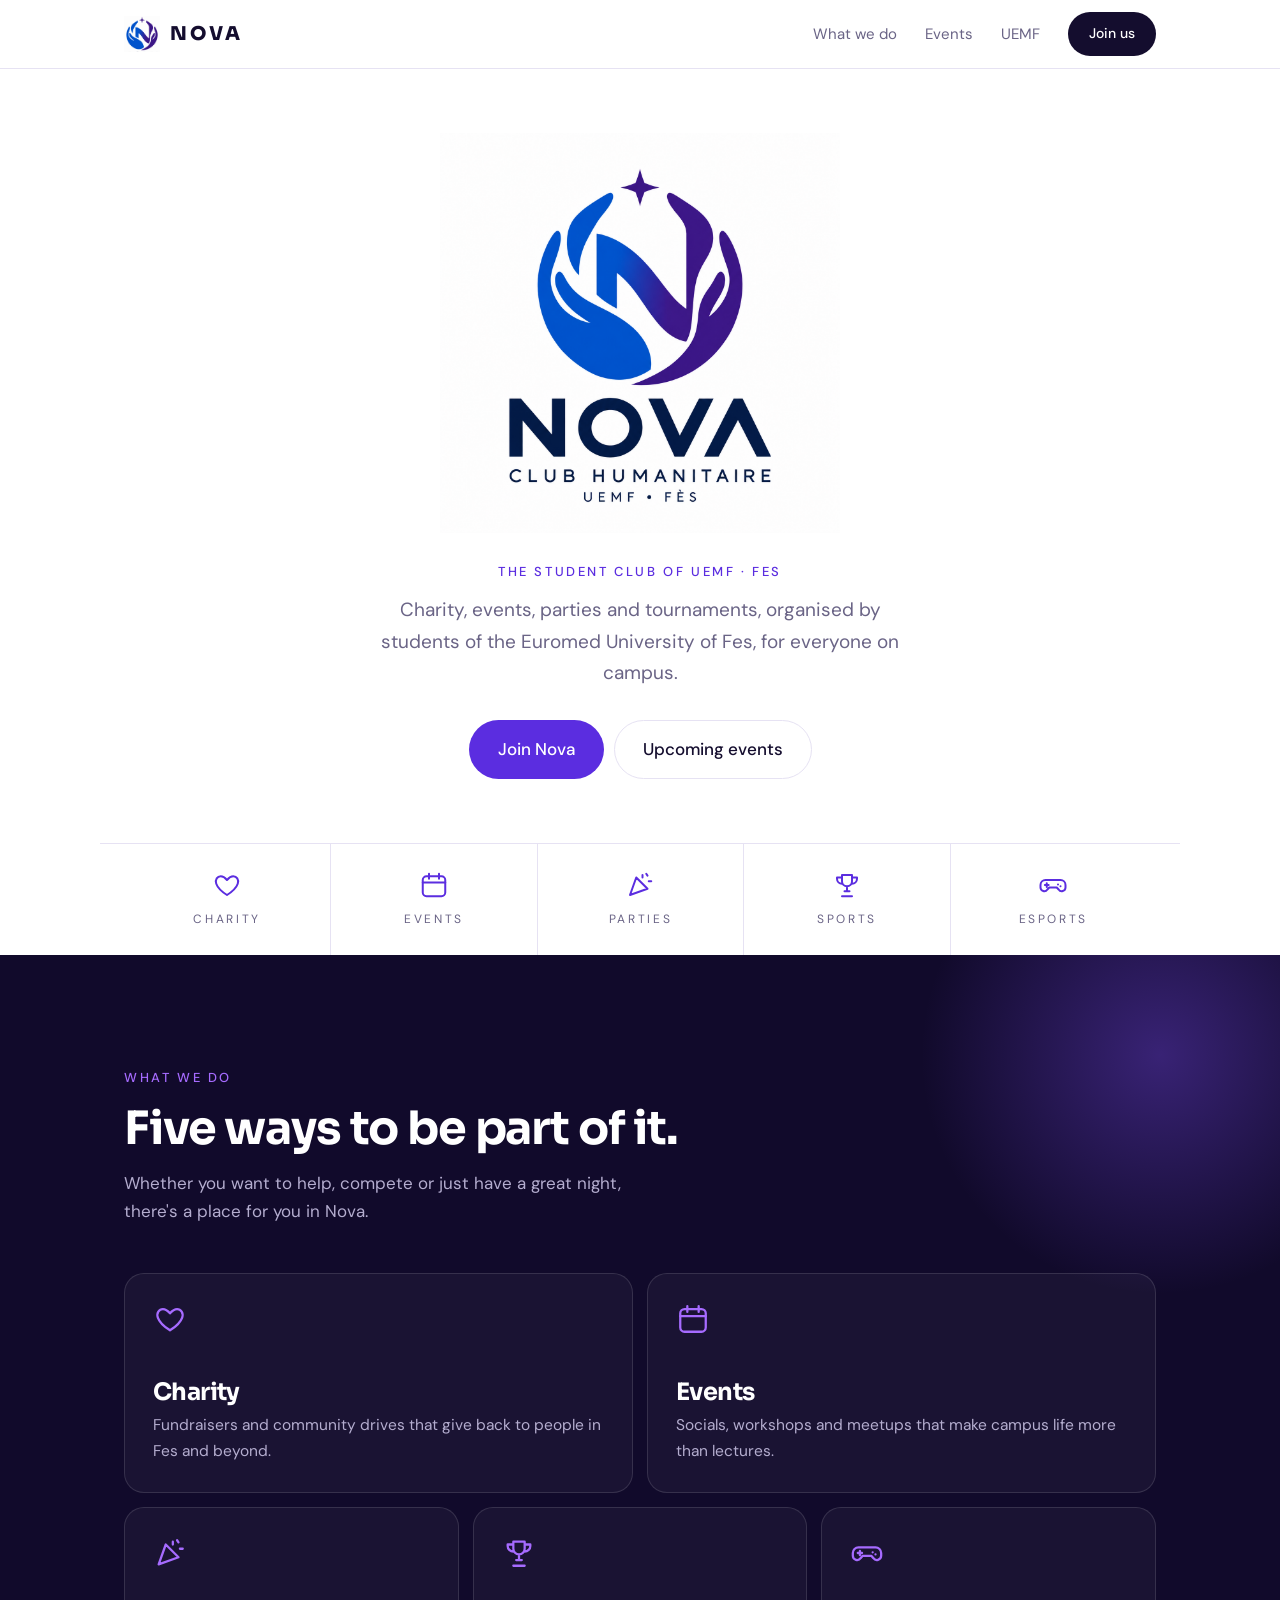
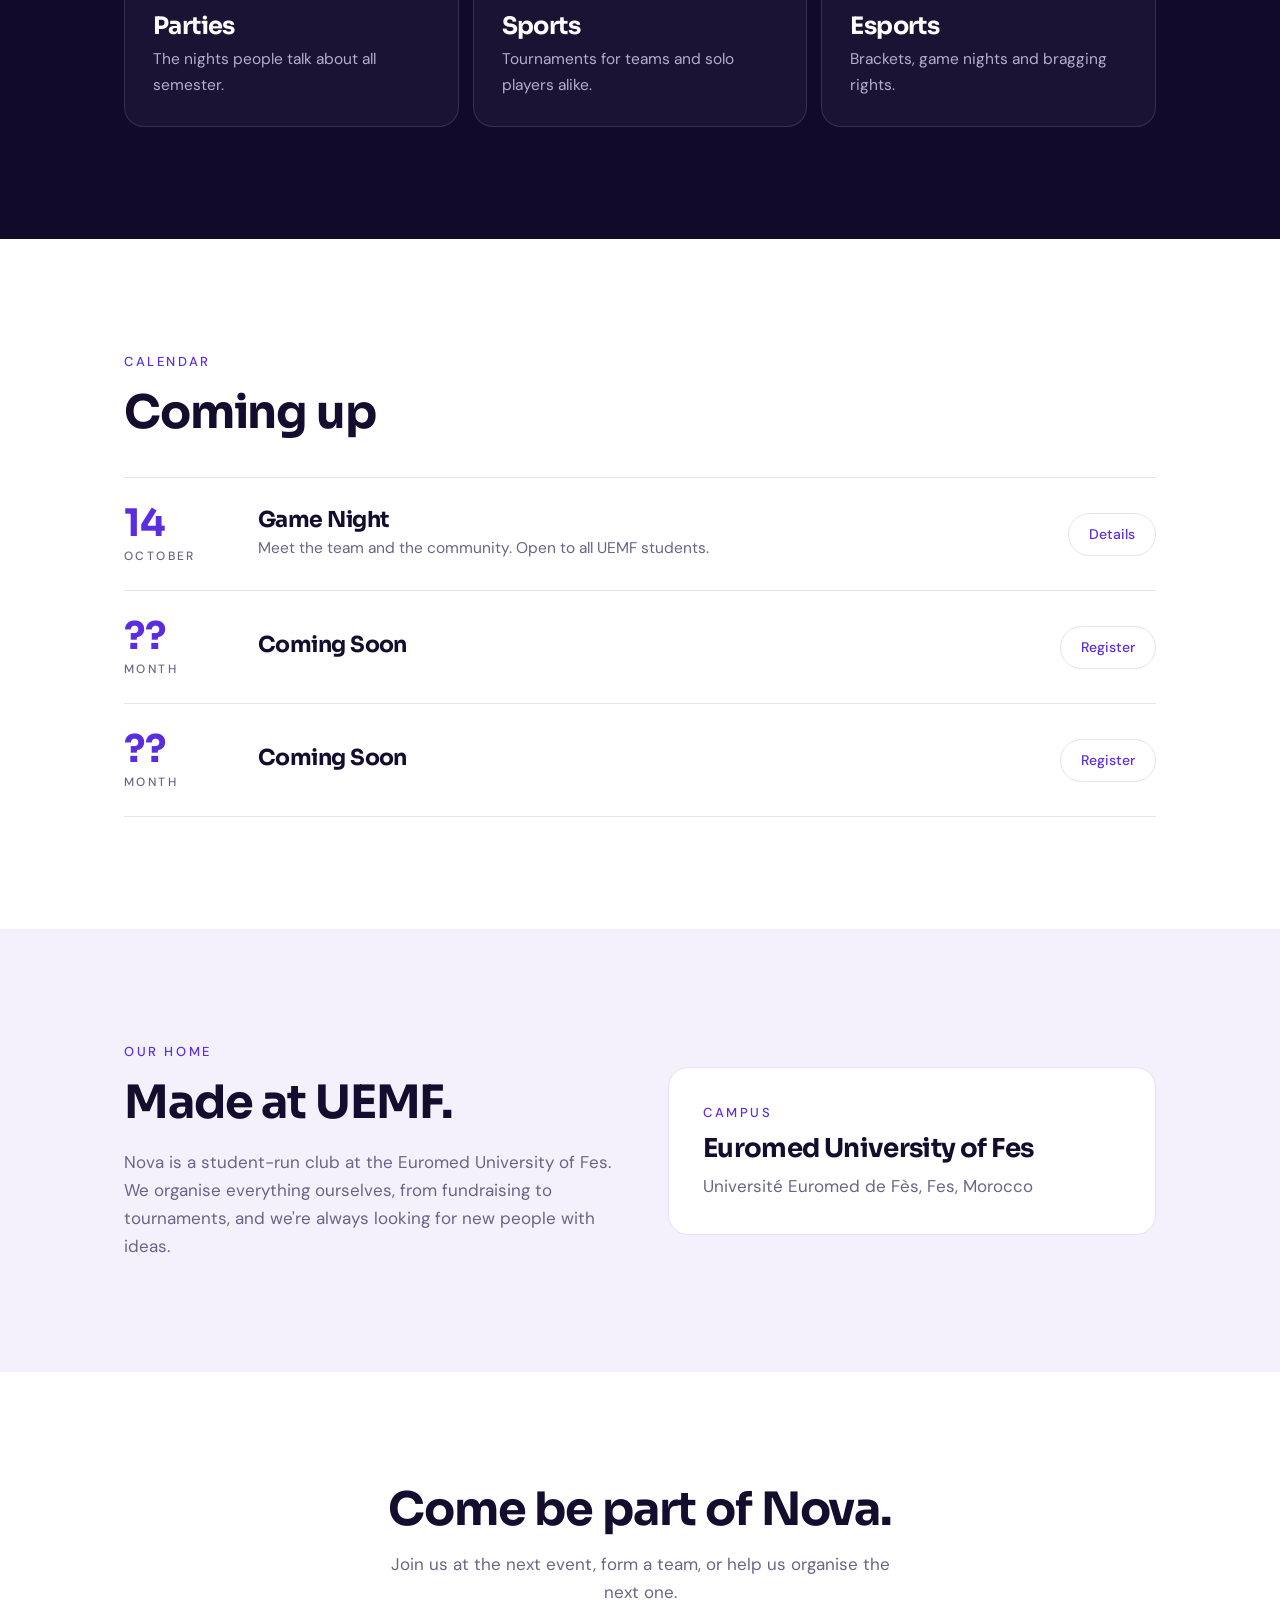
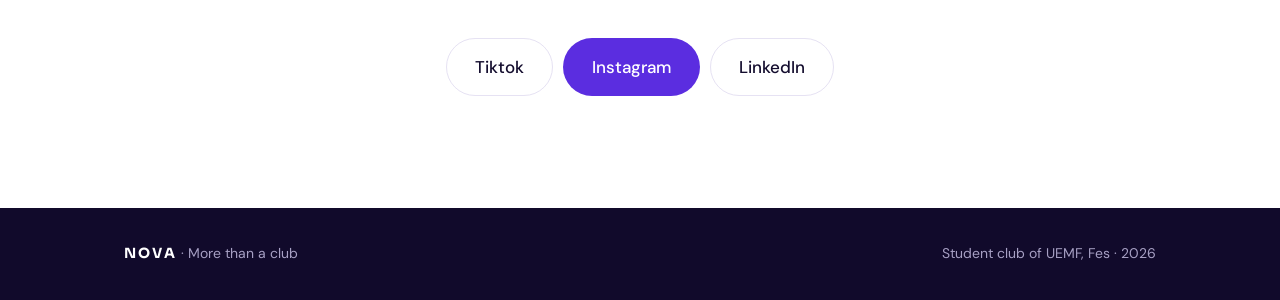
<file: index.html>
<!DOCTYPE html>
<html lang="en">
<head>
  <meta charset="utf-8">
  <meta name="viewport" content="width=device-width, initial-scale=1, viewport-fit=cover">
  <title>Nova Club | UEMF</title>
  <meta name="description" content="Nova is the student club of the Euromed University of Fes: charity, events, parties, sports and esports.">
  <link rel="icon" href="assets/mark.png">
  <link rel="preconnect" href="https://fonts.googleapis.com">
  <link rel="preconnect" href="https://fonts.gstatic.com" crossorigin>
  <link rel="stylesheet" href="https://fonts.googleapis.com/css2?family=Sora:wght@400;600;700;800&family=DM+Sans:wght@400;500&display=swap">
  <link rel="stylesheet" href="styles.css">
  <script src="main.js" defer></script>
</head>
<body>

  <!-- Icon sprite: define once, reuse with <use href="#i-name"> -->
  <svg width="0" height="0" style="position:absolute" aria-hidden="true">
    <symbol id="i-heart" viewBox="0 0 24 24"><path d="M12 20s-7-4.4-8.6-9C2.300 7.600 4.300 5 7 5c2 0 3.400 1.100 5 3 1.600-1.900 3-3 5-3 2.700 0 4.700 2.600 3.600 6-1.600 4.600-8.600 9-8.600 9z"/></symbol>
    <symbol id="i-calendar" viewBox="0 0 24 24"><rect x="3" y="5" width="18" height="16" rx="3"/><path d="M8 3v4M16 3v4M3 10h18"/></symbol>
    <symbol id="i-party" viewBox="0 0 24 24"><path d="M4 20l5-14 9 9-14 5zM14 4v2M19 9h2M17 3l1 1.500"/></symbol>
    <symbol id="i-trophy" viewBox="0 0 24 24"><path d="M8 4h8v5a4 4 0 01-8 0V4zM8 6H4v1a4 4 0 004 4M16 6h4v1a4 4 0 01-4 4M12 13v4M8 21h8M10 17h4"/></symbol>
    <symbol id="i-gamepad" viewBox="0 0 24 24"><path d="M6 8h12a4 4 0 014 4v2a3 3 0 01-5.500 1.600L15 14H9l-1.500 1.600A3 3 0 012 14v-2a4 4 0 014-4zM7 10.500v3M5.500 12h3M16 11.500h.01M18 13h.01"/></symbol>
  </svg>

  <!-- ============ Header ============ -->
  <header class="site-header" id="top">
    <div class="container site-header__bar">
      <a class="brand" href="#top">
        <img src="assets/mark.png" alt="" width="36" height="36">
        <span>NOVA</span>
      </a>

      <button class="nav-toggle" aria-label="Toggle menu" aria-expanded="false" aria-controls="nav">
        <span></span><span></span>
      </button>

      <nav class="nav" id="nav" aria-label="Main">
        <a href="#about">What we do</a>
        <a href="#events">Events</a>
        <a href="#uemf">UEMF</a>
        <a href="https://docs.google.com/forms/d/e/1FAIpQLSeIHyVByCxDXicHnohTwjNHN1aoh_Ox1OZVGu7MqmrxwDrtwA/viewform?usp=dialog" target="_blank" class="btn btn--dark btn--sm">Join us</a>
      </nav>
    </div>
  </header>

  <main>

    <!-- ============ Hero ============ -->
    <section class="hero">
      <div class="container hero__inner">
        <img class="hero__logo" src="assets/nova.png" alt="Nova logo" width="420" height="374">
        <p class="eyebrow">The student club of UEMF · Fes</p>
        <p class="hero__text">
          Charity, events, parties and tournaments, organised by students of the
          Euromed University of Fes, for everyone on campus.
        </p>
        <div class="hero__actions">
          <a class="btn btn--primary" href="https://docs.google.com/forms/d/e/1FAIpQLSeIHyVByCxDXicHnohTwjNHN1aoh_Ox1OZVGu7MqmrxwDrtwA/viewform?usp=dialog" target="_blank">Join Nova</a>
          <a class="btn btn--ghost" href="#events">Upcoming events</a>
        </div>
      </div>

      <ul class="container pillars" aria-label="What Nova does">
        <li><svg class="icon"><use href="#i-heart"/></svg>Charity</li>
        <li><svg class="icon"><use href="#i-calendar"/></svg>Events</li>
        <li><svg class="icon"><use href="#i-party"/></svg>Parties</li>
        <li><svg class="icon"><use href="#i-trophy"/></svg>Sports</li>
        <li><svg class="icon"><use href="#i-gamepad"/></svg>Esports</li>
      </ul>
    </section>

    <!-- ============ What we do ============ -->
    <section class="section section--dark" id="about">
      <div class="container">
        <p class="eyebrow eyebrow--glow">What we do</p>
        <h2>Five ways to be part of it.</h2>
        <p class="section__intro">
          Whether you want to help, compete or just have a great night, there's a place for you in Nova.
        </p>

        <div class="cards">
          <article class="card card--wide">
            <svg class="icon icon--lg"><use href="#i-heart"/></svg>
            <h3>Charity</h3>
            <p>Fundraisers and community drives that give back to people in Fes and beyond.</p>
          </article>
          <article class="card card--wide">
            <svg class="icon icon--lg"><use href="#i-calendar"/></svg>
            <h3>Events</h3>
            <p>Socials, workshops and meetups that make campus life more than lectures.</p>
          </article>
          <article class="card">
            <svg class="icon icon--lg"><use href="#i-party"/></svg>
            <h3>Parties</h3>
            <p>The nights people talk about all semester.</p>
          </article>
          <article class="card">
            <svg class="icon icon--lg"><use href="#i-trophy"/></svg>
            <h3>Sports</h3>
            <p>Tournaments for teams and solo players alike.</p>
          </article>
          <article class="card">
            <svg class="icon icon--lg"><use href="#i-gamepad"/></svg>
            <h3>Esports</h3>
            <p>Brackets, game nights and bragging rights.</p>
          </article>
        </div>
      </div>
    </section>

    <!-- ============ Events ============ -->
    <section class="section" id="events">
      <div class="container">
        <header class="section__head">
          <div>
            <p class="eyebrow">Calendar</p>
            <h2>Coming up</h2>
          </div>
        </header>

        <ul class="events">
          <li class="event">
            <div class="event__date">14<small>October</small></div>
            <div class="event__body"><h3>Game Night</h3><p>Meet the team and the community. Open to all UEMF students.</p></div>
            <a class="btn btn--outline btn--sm" href="https://www.instagram.com/p/DeFoLfUsR4i/?vrfl=MW96MGd0aTNhdzM0OQ==" target="_blank">Details</a>
          </li>
          <li class="event">
            <div class="event__date">??<small>Month</small></div>
            <div class="event__body"><h3>Coming Soon</h3><p></p></div>
            <a class="btn btn--outline btn--sm" href="#events">Register</a>
          </li>
          <li class="event">
            <div class="event__date">??<small>Month</small></div>
            <div class="event__body"><h3>Coming Soon</h3><p></p></div>
            <a class="btn btn--outline btn--sm" href="#events">Register</a>
          </li>
        </ul>
      </div>
    </section>

    <!-- ============ UEMF ============ -->
    <section class="section section--soft" id="uemf">
      <div class="container split">
        <div>
          <p class="eyebrow">Our home</p>
          <h2>Made at UEMF.</h2>
          <p class="muted">
            Nova is a student-run club at the Euromed University of Fes. We organise
            everything ourselves, from fundraising to tournaments, and we're always
            looking for new people with ideas.
          </p>
        </div>
        <address class="location">
          <span class="eyebrow">Campus</span>
          <h3>Euromed University of Fes</h3>
          <p>Université Euromed de Fès, Fes, Morocco</p>
        </address>
      </div>
    </section>

    <!-- ============ Join ============ -->
    <section class="section section--center" id="join">
      <div class="container">
        <h2>Come be part of Nova.</h2>
        <p class="muted">Join us at the next event, form a team, or help us organise the next one.</p>
        <div class="hero__actions">
          <a class="btn btn--ghost" href="https://www.tiktok.com/@novaclubuemf" target="_blank">Tiktok</a>
          <a class="btn btn--primary" href="https://www.instagram.com/nova_club_uemf" target="_blank">Instagram</a>
          <a class="btn btn--ghost" href="https://www.linkedin.com/in/nova-club-uemf/" target="_blank">LinkedIn</a>
        </div>
      </div>
    </section>

  </main>

  <!-- ============ Footer ============ -->
  <footer class="site-footer">
    <div class="container site-footer__bar">
      <span><strong>NOVA</strong> · More than a club</span>
      <span>Student club of UEMF, Fes · <span id="year"></span></span>
    </div>
  </footer>

</body>
</html>
</file>
<file: styles.css>
/* =========================================================
   NOVA — styles
   1. Tokens   2. Base   3. Layout   4. Components
   5. Sections   6. Responsive
   ========================================================= */

/* 1. Tokens ------------------------------------------------ */
:root {
  --ink: #140d2e;
  --muted: #6a6486;
  --line: #e6e2f3;
  --accent: #5b2de0;
  --glow: #a66bff;
  --soft: #f4f1fc;
  --night: #110a2b;
  --night-text: #b4adcf;

  --font-head: "Sora", system-ui, sans-serif;
  --font-body: "DM Sans", system-ui, sans-serif;

  --radius: 20px;
  --section-space: clamp(64px, 10vw, 112px);
  --header-h: 68px;
}

/* 2. Base -------------------------------------------------- */
*, *::before, *::after { box-sizing: border-box; }

html {
  scroll-behavior: smooth;
  scroll-padding-top: var(--header-h);
}

body {
  margin: 0;
  background: #fff;
  color: var(--ink);
  font: 17px/1.65 var(--font-body);
}

h1, h2, h3 {
  margin: 0;
  font-family: var(--font-head);
  line-height: 1.1;
  letter-spacing: -0.025em;
}
h2 { font-size: clamp(30px, 4.4vw, 46px); font-weight: 700; max-width: 16ch; }
h3 { font-size: 22px; }

p { margin: 0; }
ul { list-style: none; margin: 0; padding: 0; }
a { color: inherit; }
img { max-width: 100%; height: auto; display: block; }

:focus-visible { outline: 2px solid var(--accent); outline-offset: 3px; }

@media (prefers-reduced-motion: reduce) {
  html { scroll-behavior: auto; }
  * { transition: none !important; }
}

/* 3. Layout ------------------------------------------------ */
.container {
  width: 100%;
  max-width: 1080px;
  margin: 0 auto;
  padding: 0 24px;
}

.section { padding: var(--section-space) 0; }
.section--soft { background: var(--soft); }
.section--center { text-align: center; }
.section--center h2,
.section--center .muted { margin-left: auto; margin-right: auto; }
.section--center h2 { margin-bottom: 16px; max-width: 18ch; }
.section--center .muted { max-width: 44ch; margin-bottom: 32px; }

.section__head {
  display: flex;
  justify-content: space-between;
  align-items: flex-end;
  flex-wrap: wrap;
  gap: 24px;
  margin-bottom: 40px;
}

.split {
  display: grid;
  grid-template-columns: 1fr 1fr;
  gap: 56px;
  align-items: center;
}
.split h2 { margin-bottom: 20px; max-width: 14ch; }

/* 4. Components -------------------------------------------- */
.muted { color: var(--muted); }

.eyebrow {
  margin-bottom: 14px;
  font-size: 13px;
  font-weight: 500;
  letter-spacing: 0.2em;
  text-transform: uppercase;
  color: var(--accent);
}
.eyebrow--glow { color: var(--glow); }

.btn {
  display: inline-block;
  padding: 14px 28px;
  border: 1px solid transparent;
  border-radius: 99px;
  font-weight: 500;
  text-decoration: none;
  transition: background 0.2s, color 0.2s, border-color 0.2s;
}
.btn--sm { padding: 9px 20px; font-size: 14px; }
.btn--primary { background: var(--accent); color: #fff; }
.btn--primary:hover { background: #4a20c4; }
.btn--dark { background: var(--ink); color: #fff; }
.btn--dark:hover { background: var(--accent); }
.btn--ghost { border-color: var(--line); }
.btn--ghost:hover { border-color: var(--accent); color: var(--accent); }
.btn--outline { border-color: var(--line); color: var(--accent); white-space: nowrap; }
.btn--outline:hover { background: var(--accent); border-color: var(--accent); color: #fff; }

.icon {
  width: 30px;
  height: 30px;
  fill: none;
  stroke: var(--accent);
  stroke-width: 1.6;
  stroke-linecap: round;
  stroke-linejoin: round;
}
.icon--lg { width: 34px; height: 34px; stroke: var(--glow); }

/* 5. Sections ---------------------------------------------- */

/* Header */
.site-header {
  position: sticky;
  top: 0;
  z-index: 10;
  background: rgba(255, 255, 255, 0.92);
  backdrop-filter: blur(12px);
  border-bottom: 1px solid var(--line);
}
.site-header__bar {
  height: var(--header-h);
  display: flex;
  align-items: center;
  justify-content: space-between;
}
.brand {
  display: flex;
  align-items: center;
  gap: 10px;
  font: 800 19px var(--font-head);
  letter-spacing: 0.16em;
  text-decoration: none;
}
.brand img { height: 36px; width: auto; }

.nav { display: flex; align-items: center; gap: 28px; font-size: 15px; }
.nav a:not(.btn) { color: var(--muted); text-decoration: none; }
.nav a:not(.btn):hover { color: var(--accent); }

.nav-toggle { display: none; }

/* Hero */
.hero { padding-top: 64px; text-align: center; }
.hero__logo { width: min(400px, 78vw); margin: 0 auto; }
.hero .eyebrow { margin: 28px 0 12px; }
.hero__text { max-width: 560px; margin: 0 auto 32px; color: var(--muted); font-size: 19px; }
.hero__actions { display: flex; justify-content: center; flex-wrap: wrap; gap: 10px; }

.pillars {
  display: grid;
  grid-template-columns: repeat(5, 1fr);
  margin-top: 64px;
  border-top: 1px solid var(--line);
}
.pillars li {
  padding: 26px 8px;
  border-left: 1px solid var(--line);
  font-size: 12px;
  letter-spacing: 0.22em;
  text-transform: uppercase;
  color: var(--muted);
}
.pillars li:first-child { border-left: 0; }
.pillars .icon { display: block; margin: 0 auto 10px; }

/* Dark section */
.section--dark {
  position: relative;
  overflow: hidden;
  background: var(--night);
  color: #fff;
}
.section--dark::before {
  content: "";
  position: absolute;
  top: -160px;
  right: -140px;
  width: 520px;
  height: 520px;
  background: radial-gradient(circle, rgba(130, 80, 255, 0.35), transparent 65%);
  pointer-events: none;
}
.section__intro { max-width: 46ch; margin: 16px 0 48px; color: var(--night-text); }

.cards {
  position: relative;
  display: grid;
  grid-template-columns: repeat(6, 1fr);
  gap: 14px;
}
.card {
  grid-column: span 2;
  min-height: 220px;
  padding: 28px;
  display: flex;
  flex-direction: column;
  justify-content: flex-end;
  border: 1px solid rgba(255, 255, 255, 0.12);
  border-radius: var(--radius);
  background: rgba(255, 255, 255, 0.04);
  transition: border-color 0.2s, background 0.2s;
}
.card--wide { grid-column: span 3; }
.card:hover { border-color: var(--glow); background: rgba(166, 107, 255, 0.08); }
.card .icon { margin-bottom: auto; }
.card h3 { font-size: 24px; margin: 28px 0 8px; }
.card p { color: var(--night-text); font-size: 15.5px; }

/* Events */
.events { border-top: 1px solid var(--line); }
.event {
  display: grid;
  grid-template-columns: 110px 1fr auto;
  align-items: center;
  gap: 24px;
  padding: 26px 0;
  border-bottom: 1px solid var(--line);
}
.event__date { font: 700 38px/1 var(--font-head); color: var(--accent); }
.event__date small {
  display: block;
  margin-top: 6px;
  font: 500 12px var(--font-body);
  letter-spacing: 0.2em;
  text-transform: uppercase;
  color: var(--muted);
}
.event h3 { margin-bottom: 4px; }
.event p { color: var(--muted); font-size: 15.5px; }

/* UEMF */
.location {
  padding: 34px;
  font-style: normal;
  background: #fff;
  border: 1px solid var(--line);
  border-radius: var(--radius);
}
.location .eyebrow { display: block; margin-bottom: 0; }
.location h3 { margin: 12px 0 8px; font-size: 26px; }
.location p { color: var(--muted); }

/* Footer */
.site-footer { padding: 34px 0; background: var(--night); color: #a7a0c4; font-size: 14px; }
.site-footer__bar { display: flex; justify-content: space-between; flex-wrap: wrap; gap: 12px; }
.site-footer strong { color: #fff; font-family: var(--font-head); letter-spacing: 0.16em; }

/* 6. Responsive -------------------------------------------- */
@media (max-width: 800px) {
  .nav-toggle {
    display: flex;
    flex-direction: column;
    gap: 6px;
    padding: 10px;
    background: none;
    border: 0;
    cursor: pointer;
  }
  .nav-toggle span { width: 24px; height: 2px; background: var(--ink); transition: transform 0.2s; }
  .nav-toggle[aria-expanded="true"] span:first-child { transform: translateY(4px) rotate(45deg); }
  .nav-toggle[aria-expanded="true"] span:last-child { transform: translateY(-4px) rotate(-45deg); }

  .nav {
    display: none;
    position: absolute;
    top: var(--header-h);
    left: 0;
    right: 0;
    flex-direction: column;
    align-items: stretch;
    gap: 4px;
    padding: 16px 24px 24px;
    background: #fff;
    border-bottom: 1px solid var(--line);
  }
  .nav.is-open { display: flex; }
  .nav a { padding: 10px 0; }
  .nav .btn { text-align: center; margin-top: 8px; }

  .pillars { grid-template-columns: repeat(3, 1fr); border-top: 0; }
  .pillars li { border-top: 1px solid var(--line); }
  .pillars li:nth-child(4) { border-left: 0; }

  .cards { grid-template-columns: 1fr; }
  .card, .card--wide { grid-column: auto; min-height: 0; }

  .event { grid-template-columns: 80px 1fr; }
  .event .btn { grid-column: 2; justify-self: start; }

  .split { grid-template-columns: 1fr; gap: 32px; }
}
</file>
